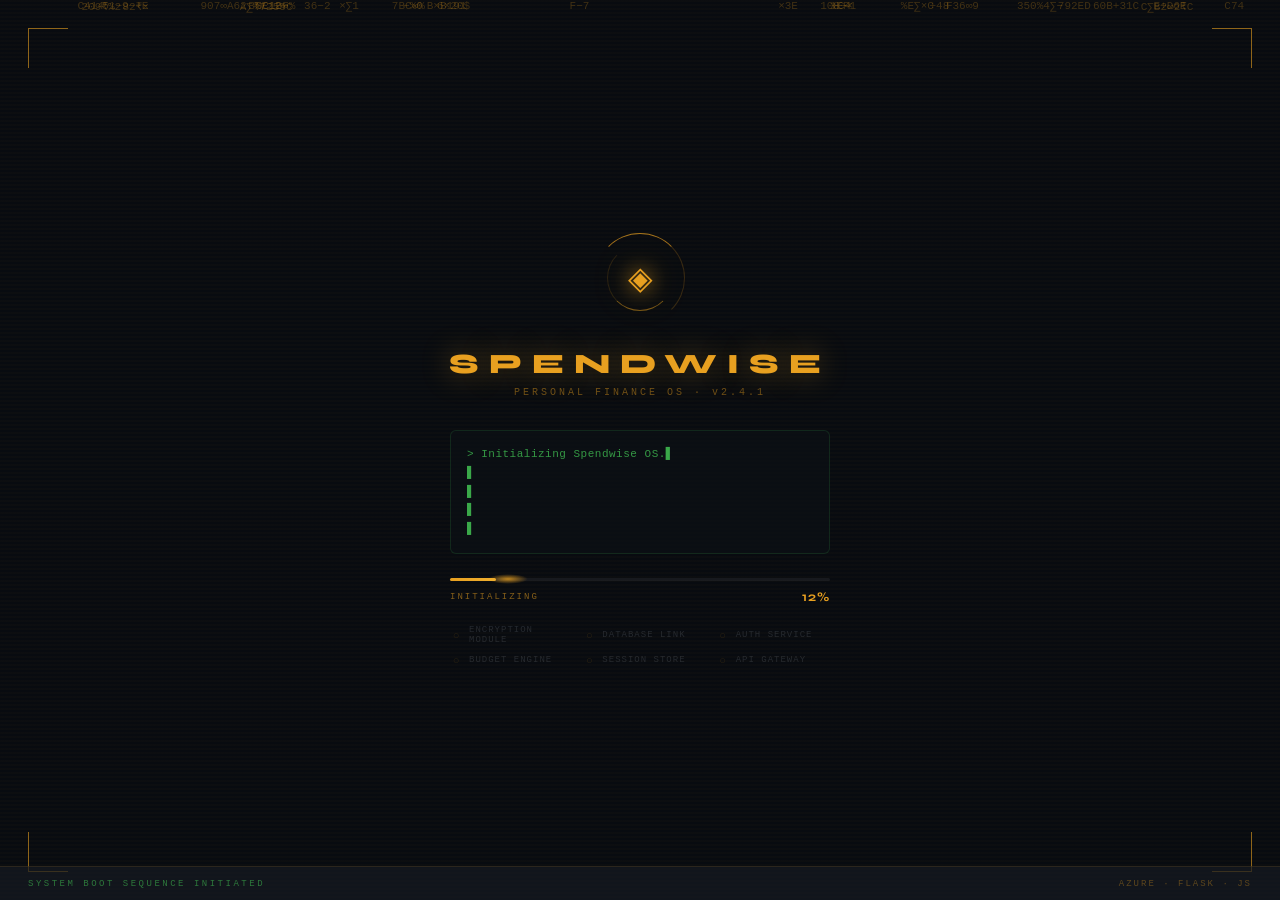
<file: templates/login.html>
<!DOCTYPE html>
<html lang="en">
<head>
  <meta charset="UTF-8" />
  <meta name="viewport" content="width=device-width, initial-scale=1.0"/>
  <title>Login — Spendwise</title>
  <link href="https://fonts.googleapis.com/css2?family=Syne:wght@400;600;700;800;900&family=DM+Sans:ital,opsz,wght@0,9..40,300;0,9..40,400;0,9..40,500;1,9..40,300&display=swap" rel="stylesheet"/>
  <style>
    *, *::before, *::after { box-sizing: border-box; margin: 0; padding: 0; }

    :root {
      --bg:        #0d1117;
      --surface:   #161b22;
      --surface2:  #1c2128;
      --border:    #21262d;
      --border2:   #30363d;
      --gold:      #E8A020;
      --gold-lite: #f0b030;
      --gold-dim:  rgba(232,160,32,0.12);
      --gold-glow: rgba(232,160,32,0.2);
      --text:      #e6edf3;
      --muted:     #8b949e;
      --hint:      #484f58;
      --green:     #3fb950;
      --red:       #f85149;
    }

    html { font-size: 16px; }

    body {
      background: var(--bg);
      color: var(--text);
      font-family: 'DM Sans', sans-serif;
      min-height: 100vh;
      display: grid;
      grid-template-columns: 1fr 1fr;
      overflow: hidden;
    }

    /* ── LEFT HERO PANEL ────────────────────────── */
    .hero-panel {
      background: var(--surface);
      border-right: 1px solid var(--border);
      display: flex;
      flex-direction: column;
      justify-content: space-between;
      padding: 3rem;
      position: relative;
      overflow: hidden;
      animation: slideRight 0.7s ease both;
    }

    /* Big rotated background number */
    .hero-panel::before {
      content: '₹';
      position: absolute;
      font-family: 'Syne', sans-serif;
      font-size: 40vw;
      font-weight: 900;
      color: var(--gold);
      opacity: 0.03;
      right: -15vw;
      top: 50%;
      transform: translateY(-50%);
      line-height: 1;
      pointer-events: none;
      animation: float 6s ease-in-out infinite;
    }

    /* Animated grid lines */
    .hero-panel::after {
      content: '';
      position: absolute;
      inset: 0;
      background-image:
        linear-gradient(var(--border) 1px, transparent 1px),
        linear-gradient(90deg, var(--border) 1px, transparent 1px);
      background-size: 60px 60px;
      opacity: 0.4;
      mask-image: radial-gradient(ellipse at 30% 60%, black 20%, transparent 70%);
    }

    .hero-top { position: relative; z-index: 1; }

    .hero-logo {
      display: flex;
      align-items: center;
      gap: 12px;
      font-family: 'Syne', sans-serif;
      font-size: 22px;
      font-weight: 800;
      color: var(--text);
      letter-spacing: -0.03em;
      text-decoration: none;
    }

    .logo-mark {
      width: 38px;
      height: 38px;
      background: var(--gold);
      border-radius: 9px;
      display: flex;
      align-items: center;
      justify-content: center;
      font-size: 20px;
      color: #0d1117;
      font-weight: 900;
      box-shadow: 0 0 24px var(--gold-glow);
      animation: float 4s ease-in-out infinite;
    }

    .hero-middle {
      position: relative;
      z-index: 1;
    }

    .hero-tagline {
      font-family: 'Syne', sans-serif;
      font-size: clamp(2.5rem, 5vw, 4rem);
      font-weight: 900;
      line-height: 1.05;
      letter-spacing: -0.04em;
      margin-bottom: 1.5rem;
      animation: fadeUp 0.8s ease 0.2s both;
    }

    .hero-tagline em {
      font-style: normal;
      color: var(--gold);
      position: relative;
      display: inline-block;
    }

    .hero-tagline em::after {
      content: '';
      position: absolute;
      bottom: 2px;
      left: 0;
      right: 0;
      height: 3px;
      background: var(--gold);
      border-radius: 2px;
      animation: expandWidth 0.6s ease 0.8s both;
    }

    @keyframes expandWidth {
      from { transform: scaleX(0); transform-origin: left; }
      to   { transform: scaleX(1); }
    }

    .hero-desc {
      font-size: 15px;
      color: var(--muted);
      line-height: 1.7;
      max-width: 340px;
      animation: fadeUp 0.8s ease 0.35s both;
    }

    .hero-stats {
      display: flex;
      gap: 28px;
      margin-top: 2.5rem;
      animation: fadeUp 0.8s ease 0.5s both;
    }

    .hero-stat {}

    .hero-stat-value {
      font-family: 'Syne', sans-serif;
      font-size: 1.8rem;
      font-weight: 800;
      color: var(--gold);
      letter-spacing: -0.03em;
      line-height: 1;
    }

    .hero-stat-label {
      font-size: 11px;
      letter-spacing: 1.5px;
      text-transform: uppercase;
      color: var(--hint);
      margin-top: 4px;
    }

    .hero-bottom {
      position: relative;
      z-index: 1;
      display: flex;
      align-items: center;
      gap: 8px;
    }

    .trust-badge {
      background: var(--surface2);
      border: 1px solid var(--border2);
      border-radius: 99px;
      padding: 6px 14px;
      font-size: 11px;
      letter-spacing: 1px;
      color: var(--muted);
      display: flex;
      align-items: center;
      gap: 6px;
      animation: fadeIn 0.8s ease 0.6s both;
    }

    .trust-dot {
      width: 6px;
      height: 6px;
      border-radius: 50%;
      background: var(--green);
      position: relative;
    }
    .trust-dot::after {
      content: '';
      position: absolute;
      inset: 0;
      border-radius: 50%;
      background: var(--green);
      animation: pulse-ring 2s ease-out infinite;
    }

    /* ── RIGHT LOGIN PANEL ──────────────────────── */
    .login-panel {
      display: flex;
      align-items: center;
      justify-content: center;
      padding: 3rem;
      background: var(--bg);
      animation: fadeIn 0.7s ease 0.15s both;
    }

    .login-inner {
      width: 100%;
      max-width: 380px;
    }

    .form-heading {
      font-family: 'Syne', sans-serif;
      font-size: 2rem;
      font-weight: 800;
      letter-spacing: -0.04em;
      color: var(--text);
      margin-bottom: 0.3rem;
      animation: fadeUp 0.5s ease 0.3s both;
    }

    .form-sub {
      font-size: 14px;
      color: var(--muted);
      margin-bottom: 2.5rem;
      animation: fadeUp 0.5s ease 0.4s both;
    }

    .field { margin-bottom: 1.2rem; animation: fadeUp 0.5s ease both; }
    .field:nth-child(1) { animation-delay: 0.45s; }
    .field:nth-child(2) { animation-delay: 0.52s; }

    .field label {
      display: block;
      font-size: 11px;
      font-weight: 600;
      letter-spacing: 1.5px;
      text-transform: uppercase;
      color: var(--hint);
      margin-bottom: 7px;
      transition: color 0.2s;
    }
    .field:focus-within label { color: var(--gold); }

    .field input {
      width: 100%;
      background: var(--surface);
      border: 1px solid var(--border2);
      border-radius: 10px;
      padding: 12px 16px;
      font-size: 15px;
      color: var(--text);
      font-family: 'DM Sans', sans-serif;
      outline: none;
      transition: border-color 0.2s, box-shadow 0.2s, background 0.2s;
    }

    .field input::placeholder { color: var(--hint); }

    .field input:hover {
      border-color: var(--muted);
      background: var(--surface2);
    }

    .field input:focus {
      border-color: var(--gold);
      box-shadow: 0 0 0 3px var(--gold-dim);
      background: var(--surface2);
    }

    .submit-btn {
      width: 100%;
      margin-top: 0.75rem;
      padding: 13px;
      background: var(--gold);
      border: none;
      border-radius: 10px;
      font-size: 15px;
      font-weight: 700;
      color: #0d1117;
      cursor: pointer;
      font-family: 'Syne', sans-serif;
      letter-spacing: 0.3px;
      transition: all 0.25s cubic-bezier(0.34,1.56,0.64,1);
      position: relative;
      overflow: hidden;
      animation: fadeUp 0.5s ease 0.6s both;
    }

    .submit-btn::after {
      content: '';
      position: absolute;
      inset: 0;
      background: linear-gradient(90deg, transparent, rgba(255,255,255,0.18), transparent);
      transform: translateX(-100%);
      transition: transform 0.5s;
    }

    .submit-btn:hover {
      background: var(--gold-lite);
      box-shadow: 0 8px 28px rgba(232,160,32,0.45);
      transform: translateY(-2px);
    }

    .submit-btn:hover::after { transform: translateX(100%); }
    .submit-btn:active { transform: translateY(0) scale(0.98); }

    .divider {
      display: flex;
      align-items: center;
      gap: 12px;
      margin: 2rem 0 1.5rem;
      animation: fadeIn 0.5s ease 0.7s both;
    }

    .divider-line { flex: 1; height: 1px; background: var(--border2); }
    .divider-text { font-size: 11px; letter-spacing: 1px; color: var(--hint); text-transform: uppercase; }

    .register-link {
      text-align: center;
      font-size: 14px;
      color: var(--muted);
      animation: fadeIn 0.5s ease 0.75s both;
    }

    .register-link a {
      color: var(--gold);
      text-decoration: none;
      font-weight: 600;
      transition: color 0.15s;
    }

    .register-link a:hover { color: var(--gold-lite); text-decoration: underline; }

    /* ── KEYFRAMES (shared) ─────────────────────── */
    @keyframes fadeUp {
      from { opacity: 0; transform: translateY(18px); }
      to   { opacity: 1; transform: translateY(0); }
    }
    @keyframes fadeIn {
      from { opacity: 0; } to { opacity: 1; }
    }
    @keyframes slideRight {
      from { opacity: 0; transform: translateX(-20px); }
      to   { opacity: 1; transform: translateX(0); }
    }
    @keyframes float {
      0%, 100% { transform: translateY(0); }
      50%       { transform: translateY(-8px); }
    }
    @keyframes pulse-ring {
      0%   { transform: scale(1); opacity: 0.7; }
      100% { transform: scale(2.4); opacity: 0; }
    }

    /* ── RESPONSIVE ─────────────────────────────── */
    @media (max-width: 800px) {
      body { grid-template-columns: 1fr; }
      .hero-panel { display: none; }
      .login-panel { padding: 2rem 1.5rem; }
    }
  </style>
</head>
<body>

<!-- LEFT HERO -->
<div class="hero-panel">
  <div class="hero-top">
    <a href="/" class="hero-logo">
      <div class="logo-mark">◈</div>
      Spendwise
    </a>
  </div>

  <div class="hero-middle">
    <h1 class="hero-tagline">
      Your money.<br/>
      Your <em>rules</em>.<br/>
      Your future.
    </h1>
    <p class="hero-desc">
      Spendwise gives you a clear view of where every rupee goes — beautifully, privately, and for free.
    </p>
    <div class="hero-stats">
      <div class="hero-stat">
        <div class="hero-stat-value">₹0</div>
        <div class="hero-stat-label">Cost ever</div>
      </div>
      <div class="hero-stat">
        <div class="hero-stat-value">100%</div>
        <div class="hero-stat-label">Private</div>
      </div>
      <div class="hero-stat">
        <div class="hero-stat-value">∞</div>
        <div class="hero-stat-label">Transactions</div>
      </div>
    </div>
  </div>

  <div class="hero-bottom">
    <div class="trust-badge"><div class="trust-dot"></div> Secure & Encrypted</div>
    <div class="trust-badge"><div class="trust-dot"></div> No Ads</div>
    <div class="trust-badge"><div class="trust-dot"></div> Open Source</div>
  </div>
</div>

<!-- RIGHT FORM -->
<div class="login-panel">
  <div class="login-inner">
    <h2 class="form-heading">Welcome back</h2>
    <p class="form-sub">Sign in to your Spendwise account</p>

    <form method="POST">
      <div class="field">
        <label for="username">Username</label>
        <input type="text" id="username" name="username" placeholder="Enter your username" autocomplete="username" required />
      </div>

      <div class="field">
        <label for="password">Password</label>
        <input type="password" id="password" name="password" placeholder="Enter your password" autocomplete="current-password" required />
      </div>

      <button type="submit" class="submit-btn">Sign In →</button>
    </form>

    <div class="divider">
      <div class="divider-line"></div>
      <span class="divider-text">New here?</span>
      <div class="divider-line"></div>
    </div>

    <p class="register-link">Don't have an account? <a href="/register">Create one free →</a></p>
  </div>
</div>

<!-- ══════════════════════════════════════
     BOOT SCREEN OVERLAY
══════════════════════════════════════ -->
<div id="boot-screen">

  <!-- Scanline overlay -->
  <div class="boot-scanlines"></div>

  <!-- Corner brackets -->
  <div class="boot-corner boot-corner--tl"></div>
  <div class="boot-corner boot-corner--tr"></div>
  <div class="boot-corner boot-corner--bl"></div>
  <div class="boot-corner boot-corner--br"></div>

  <!-- Floating data particles -->
  <div class="boot-particles" id="boot-particles"></div>

  <!-- Center content -->
  <div class="boot-center">

    <!-- Logo mark -->
    <div class="boot-logo-wrap">
      <div class="boot-logo-ring boot-logo-ring--outer"></div>
      <div class="boot-logo-ring boot-logo-ring--inner"></div>
      <div class="boot-logo-mark">◈</div>
    </div>

    <!-- Brand -->
    <div class="boot-brand">SPENDWISE</div>
    <div class="boot-brand-sub">PERSONAL FINANCE OS · v2.4.1</div>

    <!-- Terminal lines -->
    <div class="boot-terminal" id="boot-terminal">
      <div class="boot-term-line" id="tline-0"></div>
      <div class="boot-term-line" id="tline-1"></div>
      <div class="boot-term-line" id="tline-2"></div>
      <div class="boot-term-line" id="tline-3"></div>
      <div class="boot-term-line" id="tline-4"></div>
    </div>

    <!-- Progress bar -->
    <div class="boot-bar-wrap">
      <div class="boot-bar-track">
        <div class="boot-bar-fill" id="boot-bar"></div>
        <div class="boot-bar-glow" id="boot-bar-glow"></div>
      </div>
      <div class="boot-bar-labels">
        <span class="boot-bar-label" id="boot-status">INITIALIZING</span>
        <span class="boot-bar-pct" id="boot-pct">0%</span>
      </div>
    </div>

    <!-- System checks grid -->
    <div class="boot-checks" id="boot-checks">
      <div class="boot-check" id="chk-0"><span class="chk-icon">○</span><span class="chk-label">ENCRYPTION MODULE</span></div>
      <div class="boot-check" id="chk-1"><span class="chk-icon">○</span><span class="chk-label">DATABASE LINK</span></div>
      <div class="boot-check" id="chk-2"><span class="chk-icon">○</span><span class="chk-label">AUTH SERVICE</span></div>
      <div class="boot-check" id="chk-3"><span class="chk-icon">○</span><span class="chk-label">BUDGET ENGINE</span></div>
      <div class="boot-check" id="chk-4"><span class="chk-icon">○</span><span class="chk-label">SESSION STORE</span></div>
      <div class="boot-check" id="chk-5"><span class="chk-icon">○</span><span class="chk-label">API GATEWAY</span></div>
    </div>

  </div>

  <!-- Bottom ticker -->
  <div class="boot-bottom-bar">
    <span class="boot-bottom-text" id="boot-bottom-text">SYSTEM BOOT SEQUENCE INITIATED</span>
    <span class="boot-bottom-right">AZURE · FLASK · JS</span>
  </div>

</div>

<!-- ══════════════════════════════════════
     BOOT SCREEN STYLES + SCRIPT
══════════════════════════════════════ -->
<style>
  /* ── BOOT OVERLAY ─────────────────── */
  #boot-screen {
    position: fixed;
    inset: 0;
    background: #080b10;
    z-index: 99999;
    display: flex;
    align-items: center;
    justify-content: center;
    flex-direction: column;
    overflow: hidden;
    transition: opacity 0.8s ease, transform 0.8s ease;
  }

  #boot-screen.exit {
    opacity: 0;
    transform: scale(1.04);
    pointer-events: none;
  }

  /* ── SCANLINES ────────────────────── */
  .boot-scanlines {
    position: absolute;
    inset: 0;
    background: repeating-linear-gradient(
      0deg,
      transparent,
      transparent 2px,
      rgba(232,160,32,0.018) 2px,
      rgba(232,160,32,0.018) 4px
    );
    pointer-events: none;
    animation: scanMove 8s linear infinite;
  }

  @keyframes scanMove {
    from { background-position: 0 0; }
    to   { background-position: 0 40px; }
  }

  /* ── CORNER BRACKETS ──────────────── */
  .boot-corner {
    position: absolute;
    width: 40px;
    height: 40px;
    pointer-events: none;
  }
  .boot-corner--tl { top: 28px; left: 28px; border-top: 1.5px solid rgba(232,160,32,0.6); border-left: 1.5px solid rgba(232,160,32,0.6); animation: cornerPulse 2s ease-in-out infinite; }
  .boot-corner--tr { top: 28px; right: 28px; border-top: 1.5px solid rgba(232,160,32,0.6); border-right: 1.5px solid rgba(232,160,32,0.6); animation: cornerPulse 2s ease-in-out 0.5s infinite; }
  .boot-corner--bl { bottom: 28px; left: 28px; border-bottom: 1.5px solid rgba(232,160,32,0.6); border-left: 1.5px solid rgba(232,160,32,0.6); animation: cornerPulse 2s ease-in-out 1s infinite; }
  .boot-corner--br { bottom: 28px; right: 28px; border-bottom: 1.5px solid rgba(232,160,32,0.6); border-right: 1.5px solid rgba(232,160,32,0.6); animation: cornerPulse 2s ease-in-out 1.5s infinite; }

  @keyframes cornerPulse {
    0%, 100% { opacity: 0.4; }
    50% { opacity: 1; }
  }

  /* ── PARTICLES ────────────────────── */
  .boot-particles {
    position: absolute;
    inset: 0;
    pointer-events: none;
  }
  .boot-particle {
    position: absolute;
    font-family: 'Courier New', monospace;
    font-size: 11px;
    color: rgba(232,160,32,0.25);
    animation: particleDrift linear infinite;
    white-space: nowrap;
  }
  @keyframes particleDrift {
    from { transform: translateY(110vh); opacity: 0; }
    10%  { opacity: 1; }
    90%  { opacity: 0.5; }
    to   { transform: translateY(-10vh); opacity: 0; }
  }

  /* ── CENTER CONTENT ───────────────── */
  .boot-center {
    display: flex;
    flex-direction: column;
    align-items: center;
    gap: 0;
    position: relative;
    z-index: 1;
  }

  /* ── LOGO MARK ────────────────────── */
  .boot-logo-wrap {
    position: relative;
    width: 90px;
    height: 90px;
    display: flex;
    align-items: center;
    justify-content: center;
    margin-bottom: 24px;
  }

  .boot-logo-ring {
    position: absolute;
    border-radius: 50%;
    border: 1px solid transparent;
    animation: ringRotate linear infinite;
  }

  .boot-logo-ring--outer {
    width: 90px;
    height: 90px;
    border-top-color: rgba(232,160,32,0.7);
    border-right-color: rgba(232,160,32,0.2);
    animation-duration: 3s;
  }

  .boot-logo-ring--inner {
    width: 66px;
    height: 66px;
    border-bottom-color: rgba(232,160,32,0.5);
    border-left-color: rgba(232,160,32,0.15);
    animation-duration: 2s;
    animation-direction: reverse;
  }

  @keyframes ringRotate {
    from { transform: rotate(0deg); }
    to   { transform: rotate(360deg); }
  }

  .boot-logo-mark {
    font-size: 32px;
    color: #E8A020;
    position: relative;
    z-index: 1;
    text-shadow: 0 0 20px rgba(232,160,32,0.8), 0 0 40px rgba(232,160,32,0.4);
    animation: logoPulse 2s ease-in-out infinite;
  }

  @keyframes logoPulse {
    0%, 100% { text-shadow: 0 0 20px rgba(232,160,32,0.8), 0 0 40px rgba(232,160,32,0.4); }
    50%       { text-shadow: 0 0 30px rgba(232,160,32,1), 0 0 60px rgba(232,160,32,0.6), 0 0 80px rgba(232,160,32,0.2); }
  }

  /* ── BRAND ────────────────────────── */
  .boot-brand {
    font-family: 'Syne', sans-serif;
    font-size: 28px;
    font-weight: 900;
    letter-spacing: 10px;
    color: #E8A020;
    margin-bottom: 6px;
    text-shadow: 0 0 30px rgba(232,160,32,0.4);
    animation: brandFlicker 4s ease-in-out infinite;
  }

  @keyframes brandFlicker {
    0%, 94%, 96%, 98%, 100% { opacity: 1; }
    95%, 97% { opacity: 0.7; }
  }

  .boot-brand-sub {
    font-family: 'Courier New', monospace;
    font-size: 10px;
    letter-spacing: 3px;
    color: rgba(232,160,32,0.45);
    margin-bottom: 32px;
  }

  /* ── TERMINAL ─────────────────────── */
  .boot-terminal {
    font-family: 'Courier New', monospace;
    font-size: 11px;
    color: rgba(63,185,80,0.8);
    letter-spacing: 0.5px;
    width: 380px;
    background: rgba(13,17,23,0.6);
    border: 1px solid rgba(63,185,80,0.15);
    border-radius: 6px;
    padding: 14px 16px;
    margin-bottom: 24px;
    min-height: 90px;
  }

  .boot-term-line {
    line-height: 1.7;
    min-height: 18px;
    overflow: hidden;
    white-space: nowrap;
  }

  .boot-term-line::after {
    content: '▋';
    animation: blink 1s step-end infinite;
    color: rgba(63,185,80,0.9);
  }

  .boot-term-line.done::after { display: none; }

  @keyframes blink {
    0%, 100% { opacity: 1; }
    50% { opacity: 0; }
  }

  /* ── PROGRESS BAR ─────────────────── */
  .boot-bar-wrap {
    width: 380px;
    margin-bottom: 20px;
  }

  .boot-bar-track {
    height: 3px;
    background: rgba(255,255,255,0.06);
    border-radius: 99px;
    overflow: visible;
    position: relative;
    margin-bottom: 8px;
  }

  .boot-bar-fill {
    height: 100%;
    background: linear-gradient(90deg, #E8A020, #f0b030);
    border-radius: 99px;
    width: 0%;
    transition: width 0.4s cubic-bezier(0.4,0,0.2,1);
    position: relative;
  }

  .boot-bar-glow {
    position: absolute;
    top: 50%;
    transform: translateY(-50%);
    width: 40px;
    height: 10px;
    background: radial-gradient(ellipse, rgba(232,160,32,0.8) 0%, transparent 70%);
    border-radius: 50%;
    pointer-events: none;
    transition: left 0.4s cubic-bezier(0.4,0,0.2,1);
    left: 0%;
  }

  .boot-bar-labels {
    display: flex;
    justify-content: space-between;
    align-items: center;
  }

  .boot-bar-label {
    font-family: 'Courier New', monospace;
    font-size: 9px;
    letter-spacing: 2px;
    color: rgba(232,160,32,0.55);
  }

  .boot-bar-pct {
    font-family: 'Syne', monospace;
    font-size: 13px;
    font-weight: 700;
    color: #E8A020;
    letter-spacing: 1px;
  }

  /* ── SYSTEM CHECK GRID ────────────── */
  .boot-checks {
    display: grid;
    grid-template-columns: 1fr 1fr 1fr;
    gap: 8px 20px;
    width: 380px;
  }

  .boot-check {
    display: flex;
    align-items: center;
    gap: 7px;
    opacity: 0.3;
    transition: opacity 0.3s;
  }

  .boot-check.active { opacity: 0.8; }
  .boot-check.done { opacity: 1; }

  .chk-icon {
    font-size: 11px;
    color: rgba(232,160,32,0.5);
    transition: color 0.3s, text-shadow 0.3s;
    width: 12px;
    text-align: center;
    flex-shrink: 0;
  }

  .boot-check.active .chk-icon {
    color: #E8A020;
    animation: iconSpin 0.8s ease-in-out;
  }

  .boot-check.done .chk-icon {
    color: #3fb950;
    text-shadow: 0 0 8px rgba(63,185,80,0.6);
  }

  @keyframes iconSpin {
    from { transform: scale(0) rotate(-180deg); }
    to   { transform: scale(1) rotate(0deg); }
  }

  .chk-label {
    font-family: 'Courier New', monospace;
    font-size: 9px;
    letter-spacing: 1px;
    color: rgba(139,148,158,0.7);
  }

  .boot-check.active .chk-label { color: rgba(232,160,32,0.8); }
  .boot-check.done .chk-label { color: rgba(63,185,80,0.7); }

  /* ── BOTTOM BAR ───────────────────── */
  .boot-bottom-bar {
    position: absolute;
    bottom: 0;
    left: 0;
    right: 0;
    height: 34px;
    background: rgba(22,27,34,0.7);
    border-top: 1px solid rgba(232,160,32,0.12);
    display: flex;
    align-items: center;
    justify-content: space-between;
    padding: 0 28px;
  }

  .boot-bottom-text {
    font-family: 'Courier New', monospace;
    font-size: 9px;
    letter-spacing: 2.5px;
    color: rgba(63,185,80,0.6);
  }

  .boot-bottom-right {
    font-family: 'Courier New', monospace;
    font-size: 9px;
    letter-spacing: 2px;
    color: rgba(232,160,32,0.35);
  }

  /* ── DONE FLASH ───────────────────── */
  @keyframes successFlash {
    0%   { background: rgba(63,185,80,0.12); }
    100% { background: transparent; }
  }
  #boot-screen.success-flash {
    animation: successFlash 0.5s ease forwards;
  }
</style>

<script>
(function() {
  const GOLD = '#E8A020';
  const GREEN = '#3fb950';

  /* ── PARTICLES ─────────────────────── */
  const chars = '₹01$%+−×∑∞0123456789ABCDEF';
  const container = document.getElementById('boot-particles');
  for (let i = 0; i < 28; i++) {
    const p = document.createElement('div');
    p.className = 'boot-particle';
    const word = Array.from({length: Math.floor(Math.random()*6)+3}, () =>
      chars[Math.floor(Math.random()*chars.length)]).join('');
    p.textContent = word;
    p.style.left = Math.random()*100 + 'vw';
    p.style.animationDuration = (Math.random()*12+10) + 's';
    p.style.animationDelay = (Math.random()*14) + 's';
    container.appendChild(p);
  }

  /* ── TERMINAL LINES ────────────────── */
  const lines = [
    '> Initializing Spendwise OS...',
    '> Loading encryption layer... [AES-256]',
    '> Connecting to database cluster...',
    '> Verifying session tokens...',
    '> All systems nominal. Welcome.'
  ];

  const statusLabels = [
    'INITIALIZING', 'ENCRYPTING', 'CONNECTING', 'AUTHENTICATING', 'READY'
  ];

  const bottomTexts = [
    'SYSTEM BOOT SEQUENCE INITIATED',
    'LOADING ENCRYPTION MODULES',
    'ESTABLISHING SECURE CONNECTION',
    'RUNNING DIAGNOSTICS',
    'ALL SYSTEMS OPERATIONAL'
  ];

  /* ── TYPEWRITER ────────────────────── */
  function typeWriter(el, text, speed, cb) {
    let i = 0;
    el.textContent = '';
    el.classList.remove('done');
    function tick() {
      if (i < text.length) {
        el.textContent += text[i++];
        setTimeout(tick, speed + Math.random()*20 - 10);
      } else {
        el.classList.add('done');
        if (cb) cb();
      }
    }
    tick();
  }

  /* ── PROGRESS ──────────────────────── */
  function setProgress(pct) {
    const bar = document.getElementById('boot-bar');
    const glow = document.getElementById('boot-bar-glow');
    const pctEl = document.getElementById('boot-pct');
    bar.style.width = pct + '%';
    glow.style.left = Math.max(0, pct - 2) + '%';
    pctEl.textContent = pct + '%';
  }

  /* ── SYSTEM CHECK ──────────────────── */
  function checkItem(idx, cb) {
    const el = document.getElementById('chk-' + idx);
    if (!el) { if (cb) cb(); return; }
    el.classList.add('active');
    const icon = el.querySelector('.chk-icon');
    icon.textContent = '◌';
    setTimeout(() => {
      icon.textContent = '✓';
      el.classList.remove('active');
      el.classList.add('done');
      if (cb) cb();
    }, 320);
  }

  /* ── BOOT SEQUENCE ─────────────────── */
  const steps = [
    { line: 0, pct: 12, check: -1, status: 0, bottom: 0, delay: 180 },
    { line: 1, pct: 28, check: 0,  status: 1, bottom: 1, delay: 420 },
    { line: 2, pct: 48, check: 1,  status: 2, bottom: 2, delay: 520 },
    { line: 3, pct: 65, check: 2,  status: 3, bottom: 2, delay: 400 },
    { line: 3, pct: 78, check: 3,  status: 3, bottom: 3, delay: 300 },
    { line: 3, pct: 90, check: 4,  status: 3, bottom: 3, delay: 280 },
    { line: 3, pct: 97, check: 5,  status: 3, bottom: 3, delay: 240 },
    { line: 4, pct: 100, check: -1, status: 4, bottom: 4, delay: 500 },
  ];

  let stepIdx = 0;

  function runStep() {
    if (stepIdx >= steps.length) {
      setTimeout(finish, 600);
      return;
    }

    const s = steps[stepIdx++];
    const statusEl = document.getElementById('boot-status');
    const bottomEl = document.getElementById('boot-bottom-text');

    setProgress(s.pct);
    statusEl.textContent = statusLabels[s.status] || statusLabels[0];
    bottomEl.textContent = bottomTexts[s.bottom] || bottomTexts[0];

    if (s.check >= 0) checkItem(s.check, null);

    const lineEl = document.getElementById('tline-' + s.line);
    if (lineEl && lines[s.line] && !lineEl.classList.contains('done')) {
      typeWriter(lineEl, lines[s.line], 30, () => {
        setTimeout(runStep, s.delay);
      });
    } else {
      setTimeout(runStep, s.delay);
    }
  }

  function finish() {
    const boot = document.getElementById('boot-screen');
    boot.classList.add('success-flash');
    setTimeout(() => {
      boot.classList.add('exit');
      setTimeout(() => {
        boot.style.display = 'none';
      }, 800);
    }, 500);
  }

  /* Start after a tiny delay so fonts load */
  setTimeout(runStep, 400);
})();
</script>

</body>
</html>
</file>
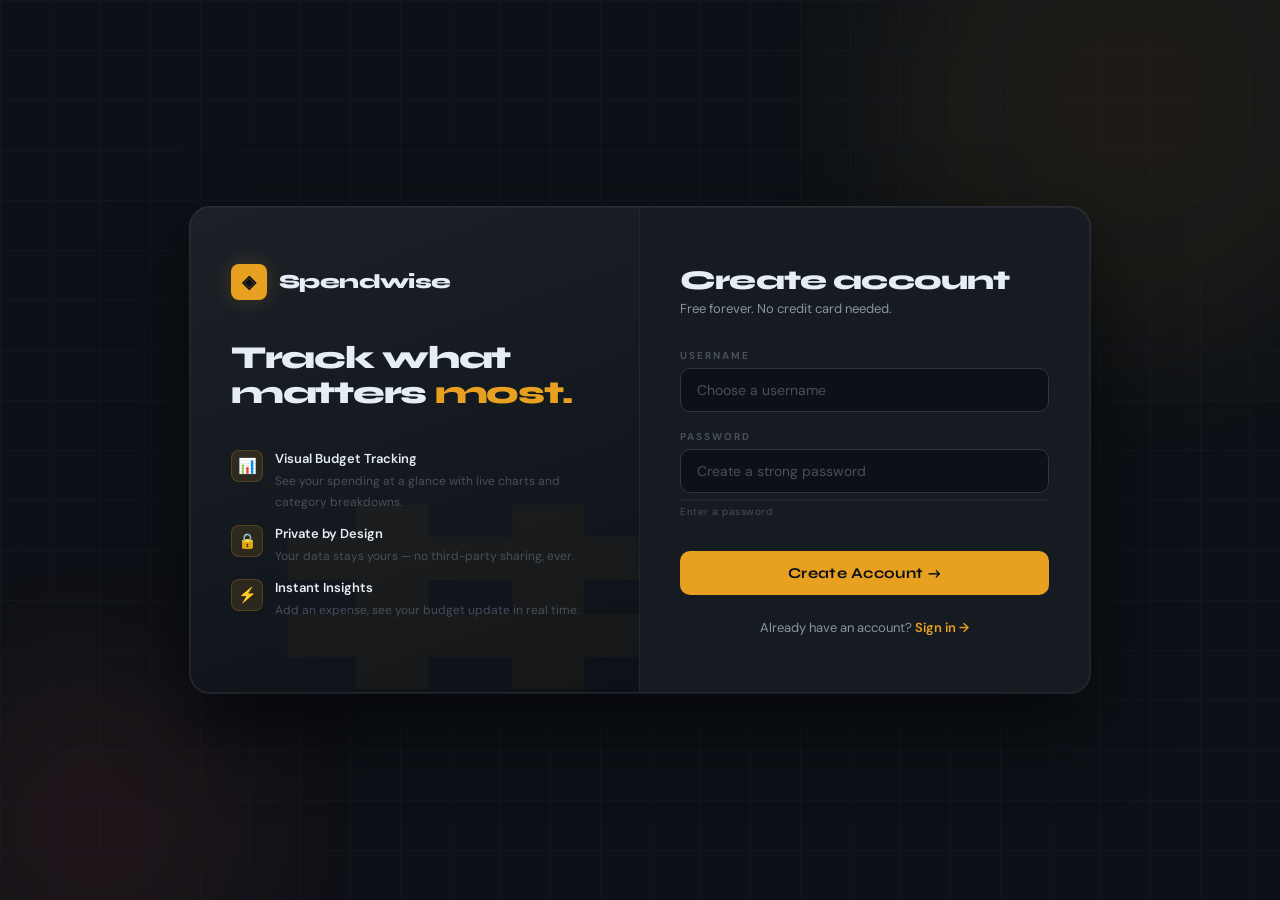
<file: templates/register.html>
<!DOCTYPE html>
<html lang="en">
<head>
  <meta charset="UTF-8" />
  <meta name="viewport" content="width=device-width, initial-scale=1.0"/>
  <title>Register — Spendwise</title>
  <link href="https://fonts.googleapis.com/css2?family=Syne:wght@400;600;700;800;900&family=DM+Sans:ital,opsz,wght@0,9..40,300;0,9..40,400;0,9..40,500;1,9..40,300&display=swap" rel="stylesheet"/>
  <style>
    *, *::before, *::after { box-sizing: border-box; margin: 0; padding: 0; }

    :root {
      --bg:        #0d1117;
      --surface:   #161b22;
      --surface2:  #1c2128;
      --border:    #21262d;
      --border2:   #30363d;
      --gold:      #E8A020;
      --gold-lite: #f0b030;
      --gold-dim:  rgba(232,160,32,0.12);
      --gold-glow: rgba(232,160,32,0.2);
      --text:      #e6edf3;
      --muted:     #8b949e;
      --hint:      #484f58;
      --green:     #3fb950;
      --red:       #f85149;
    }

    html { font-size: 16px; }

    body {
      background: var(--bg);
      color: var(--text);
      font-family: 'DM Sans', sans-serif;
      min-height: 100vh;
      display: flex;
      align-items: center;
      justify-content: center;
      position: relative;
      overflow: hidden;
      padding: 2rem;
    }

    /* ── ANIMATED BG BLOBS ──────────────────────── */
    .bg-blob {
      position: fixed;
      border-radius: 50%;
      pointer-events: none;
      filter: blur(80px);
      opacity: 0.07;
      animation: float 8s ease-in-out infinite;
    }
    .bg-blob-1 {
      width: 500px; height: 500px;
      background: var(--gold);
      top: -150px; right: -100px;
      animation-delay: 0s;
    }
    .bg-blob-2 {
      width: 350px; height: 350px;
      background: #f85149;
      bottom: -100px; left: -80px;
      animation-delay: 3s;
    }
    .bg-blob-3 {
      width: 250px; height: 250px;
      background: var(--gold);
      top: 50%; left: 50%;
      transform: translate(-50%, -50%);
      animation-delay: 1.5s;
    }

    /* Grid background */
    body::after {
      content: '';
      position: fixed;
      inset: 0;
      background-image:
        linear-gradient(var(--border) 1px, transparent 1px),
        linear-gradient(90deg, var(--border) 1px, transparent 1px);
      background-size: 50px 50px;
      opacity: 0.3;
      pointer-events: none;
    }

    /* ── CARD ──────────────────────────────────── */
    .register-card {
      width: 100%;
      max-width: 900px;
      display: grid;
      grid-template-columns: 1fr 1fr;
      background: var(--surface);
      border: 1px solid var(--border);
      border-radius: 20px;
      overflow: hidden;
      position: relative;
      z-index: 1;
      box-shadow: 0 32px 80px rgba(0,0,0,0.6), 0 0 0 1px var(--border2);
      animation: scaleIn 0.6s cubic-bezier(0.34,1.56,0.64,1) both;
    }

    /* ── LEFT COLUMN ────────────────────────────── */
    .left-col {
      background: linear-gradient(160deg, var(--surface2) 0%, var(--bg) 100%);
      border-right: 1px solid var(--border);
      padding: 3.5rem 2.5rem;
      display: flex;
      flex-direction: column;
      gap: 2.5rem;
      position: relative;
      overflow: hidden;
    }

    /* Decorative big character */
    .left-col::before {
      content: '#';
      position: absolute;
      font-family: 'Syne', sans-serif;
      font-size: 18rem;
      font-weight: 900;
      color: var(--gold);
      opacity: 0.035;
      bottom: -3rem;
      right: -2rem;
      line-height: 1;
      pointer-events: none;
    }

    .brand-mark {
      display: flex;
      align-items: center;
      gap: 12px;
      font-family: 'Syne', sans-serif;
      font-size: 20px;
      font-weight: 800;
      letter-spacing: -0.03em;
    }

    .logo-diamond {
      width: 36px;
      height: 36px;
      background: var(--gold);
      border-radius: 8px;
      display: flex;
      align-items: center;
      justify-content: center;
      color: #0d1117;
      font-size: 18px;
      font-weight: 900;
      box-shadow: 0 0 20px var(--gold-glow);
      flex-shrink: 0;
      animation: float 4s ease-in-out infinite;
    }

    .left-headline {
      font-family: 'Syne', sans-serif;
      font-size: 2rem;
      font-weight: 900;
      letter-spacing: -0.04em;
      line-height: 1.1;
      animation: fadeUp 0.6s ease 0.2s both;
    }

    .left-headline span { color: var(--gold); }

    .feature-list {
      display: flex;
      flex-direction: column;
      gap: 14px;
    }

    .feature-item {
      display: flex;
      align-items: flex-start;
      gap: 12px;
      animation: fadeUp 0.5s ease both;
    }
    .feature-item:nth-child(1) { animation-delay: 0.3s; }
    .feature-item:nth-child(2) { animation-delay: 0.38s; }
    .feature-item:nth-child(3) { animation-delay: 0.46s; }

    .feature-icon {
      width: 32px;
      height: 32px;
      background: var(--gold-dim);
      border: 1px solid rgba(232,160,32,0.2);
      border-radius: 8px;
      display: flex;
      align-items: center;
      justify-content: center;
      font-size: 15px;
      flex-shrink: 0;
    }

    .feature-text strong {
      display: block;
      font-size: 13px;
      font-weight: 600;
      color: var(--text);
      margin-bottom: 2px;
    }

    .feature-text span {
      font-size: 12px;
      color: var(--hint);
      line-height: 1.5;
    }

    /* ── RIGHT COLUMN ───────────────────────────── */
    .right-col {
      padding: 3.5rem 2.5rem;
      display: flex;
      flex-direction: column;
      justify-content: center;
    }

    .form-heading {
      font-family: 'Syne', sans-serif;
      font-size: 1.7rem;
      font-weight: 800;
      letter-spacing: -0.03em;
      margin-bottom: 0.3rem;
      animation: fadeUp 0.5s ease 0.25s both;
    }

    .form-sub {
      font-size: 13px;
      color: var(--muted);
      margin-bottom: 2rem;
      animation: fadeUp 0.5s ease 0.32s both;
    }

    .field { margin-bottom: 1.1rem; animation: fadeUp 0.5s ease both; }
    .field:nth-child(1) { animation-delay: 0.4s; }
    .field:nth-child(2) { animation-delay: 0.47s; }
    .field:nth-child(3) { animation-delay: 0.54s; }

    .field label {
      display: block;
      font-size: 10px;
      font-weight: 700;
      letter-spacing: 2px;
      text-transform: uppercase;
      color: var(--hint);
      margin-bottom: 6px;
      transition: color 0.2s;
    }
    .field:focus-within label { color: var(--gold); }

    .field input {
      width: 100%;
      background: var(--bg);
      border: 1px solid var(--border2);
      border-radius: 10px;
      padding: 12px 16px;
      font-size: 14px;
      color: var(--text);
      font-family: 'DM Sans', sans-serif;
      outline: none;
      transition: border-color 0.2s, box-shadow 0.2s, background 0.2s;
    }

    .field input::placeholder { color: var(--hint); }

    .field input:hover {
      border-color: var(--muted);
      background: var(--surface2);
    }

    .field input:focus {
      border-color: var(--gold);
      box-shadow: 0 0 0 3px var(--gold-dim);
      background: var(--surface2);
    }

    /* strength bar */
    .strength-bar {
      margin-top: 6px;
      height: 2px;
      background: var(--border);
      border-radius: 99px;
      overflow: hidden;
    }
    .strength-fill {
      height: 100%;
      border-radius: 99px;
      width: 0%;
      transition: width 0.3s, background 0.3s;
    }
    .strength-label {
      font-size: 10px;
      color: var(--hint);
      margin-top: 4px;
      letter-spacing: 0.5px;
    }

    .submit-btn {
      width: 100%;
      margin-top: 1rem;
      padding: 13px;
      background: var(--gold);
      border: none;
      border-radius: 10px;
      font-size: 15px;
      font-weight: 700;
      color: #0d1117;
      cursor: pointer;
      font-family: 'Syne', sans-serif;
      letter-spacing: 0.3px;
      transition: all 0.25s cubic-bezier(0.34,1.56,0.64,1);
      position: relative;
      overflow: hidden;
      animation: fadeUp 0.5s ease 0.6s both;
    }

    .submit-btn::after {
      content: '';
      position: absolute;
      inset: 0;
      background: linear-gradient(90deg, transparent, rgba(255,255,255,0.18), transparent);
      transform: translateX(-100%);
      transition: transform 0.5s;
    }

    .submit-btn:hover {
      background: var(--gold-lite);
      box-shadow: 0 8px 28px rgba(232,160,32,0.45);
      transform: translateY(-2px);
    }
    .submit-btn:hover::after { transform: translateX(100%); }
    .submit-btn:active { transform: translateY(0) scale(0.98); }

    .login-link {
      text-align: center;
      font-size: 13px;
      color: var(--muted);
      margin-top: 1.5rem;
      animation: fadeIn 0.5s ease 0.7s both;
    }
    .login-link a { color: var(--gold); text-decoration: none; font-weight: 600; }
    .login-link a:hover { text-decoration: underline; }

    /* ── KEYFRAMES ──────────────────────────────── */
    @keyframes fadeUp {
      from { opacity: 0; transform: translateY(16px); }
      to   { opacity: 1; transform: translateY(0); }
    }
    @keyframes fadeIn { from { opacity: 0; } to { opacity: 1; } }
    @keyframes float {
      0%, 100% { transform: translateY(0); }
      50%       { transform: translateY(-8px); }
    }
    @keyframes scaleIn {
      from { opacity: 0; transform: scale(0.94) translateY(16px); }
      to   { opacity: 1; transform: scale(1) translateY(0); }
    }

    /* ── RESPONSIVE ─────────────────────────────── */
    @media (max-width: 680px) {
      .register-card { grid-template-columns: 1fr; }
      .left-col { display: none; }
      .right-col { padding: 2.5rem 2rem; }
    }
  </style>
</head>
<body>

<!-- Blobs -->
<div class="bg-blob bg-blob-1"></div>
<div class="bg-blob bg-blob-2"></div>
<div class="bg-blob bg-blob-3"></div>

<div class="register-card">

  <!-- LEFT -->
  <div class="left-col">
    <div class="brand-mark">
      <div class="logo-diamond">◈</div>
      Spendwise
    </div>

    <h2 class="left-headline">Track what<br/>matters <span>most.</span></h2>

    <div class="feature-list">
      <div class="feature-item">
        <div class="feature-icon">📊</div>
        <div class="feature-text">
          <strong>Visual Budget Tracking</strong>
          <span>See your spending at a glance with live charts and category breakdowns.</span>
        </div>
      </div>
      <div class="feature-item">
        <div class="feature-icon">🔒</div>
        <div class="feature-text">
          <strong>Private by Design</strong>
          <span>Your data stays yours — no third-party sharing, ever.</span>
        </div>
      </div>
      <div class="feature-item">
        <div class="feature-icon">⚡</div>
        <div class="feature-text">
          <strong>Instant Insights</strong>
          <span>Add an expense, see your budget update in real time.</span>
        </div>
      </div>
    </div>
  </div>

  <!-- RIGHT -->
  <div class="right-col">
    <h2 class="form-heading">Create account</h2>
    <p class="form-sub">Free forever. No credit card needed.</p>

    <form method="POST">
      <div class="field">
        <label for="username">Username</label>
        <input type="text" id="username" name="username" placeholder="Choose a username" autocomplete="username" required />
      </div>

      <div class="field">
        <label for="password">Password</label>
        <input type="password" id="password" name="password" placeholder="Create a strong password" autocomplete="new-password" required oninput="updateStrength(this.value)" />
        <div class="strength-bar"><div class="strength-fill" id="strength-fill"></div></div>
        <p class="strength-label" id="strength-label">Enter a password</p>
      </div>

      <button type="submit" class="submit-btn">Create Account →</button>
    </form>

    <p class="login-link">Already have an account? <a href="/login">Sign in →</a></p>
  </div>

</div>

<script>
function updateStrength(val) {
  const fill = document.getElementById('strength-fill');
  const label = document.getElementById('strength-label');
  let score = 0;
  if (val.length >= 6) score++;
  if (val.length >= 10) score++;
  if (/[A-Z]/.test(val)) score++;
  if (/[0-9]/.test(val)) score++;
  if (/[^A-Za-z0-9]/.test(val)) score++;

  const levels = [
    { pct: '0%', color: 'var(--border)', text: 'Enter a password' },
    { pct: '20%', color: '#f85149', text: 'Too weak' },
    { pct: '45%', color: '#f5a623', text: 'Getting there' },
    { pct: '70%', color: '#f0b030', text: 'Good password' },
    { pct: '90%', color: '#3ecf8e', text: 'Strong!' },
    { pct: '100%', color: '#3ecf8e', text: 'Very strong ✓' }
  ];

  const lvl = val.length === 0 ? levels[0] : levels[Math.min(score, 5)];
  fill.style.width = lvl.pct;
  fill.style.background = lvl.color;
  label.textContent = lvl.text;
  label.style.color = val.length ? lvl.color : 'var(--hint)';
}
</script>

</body>
</html>
</file>
